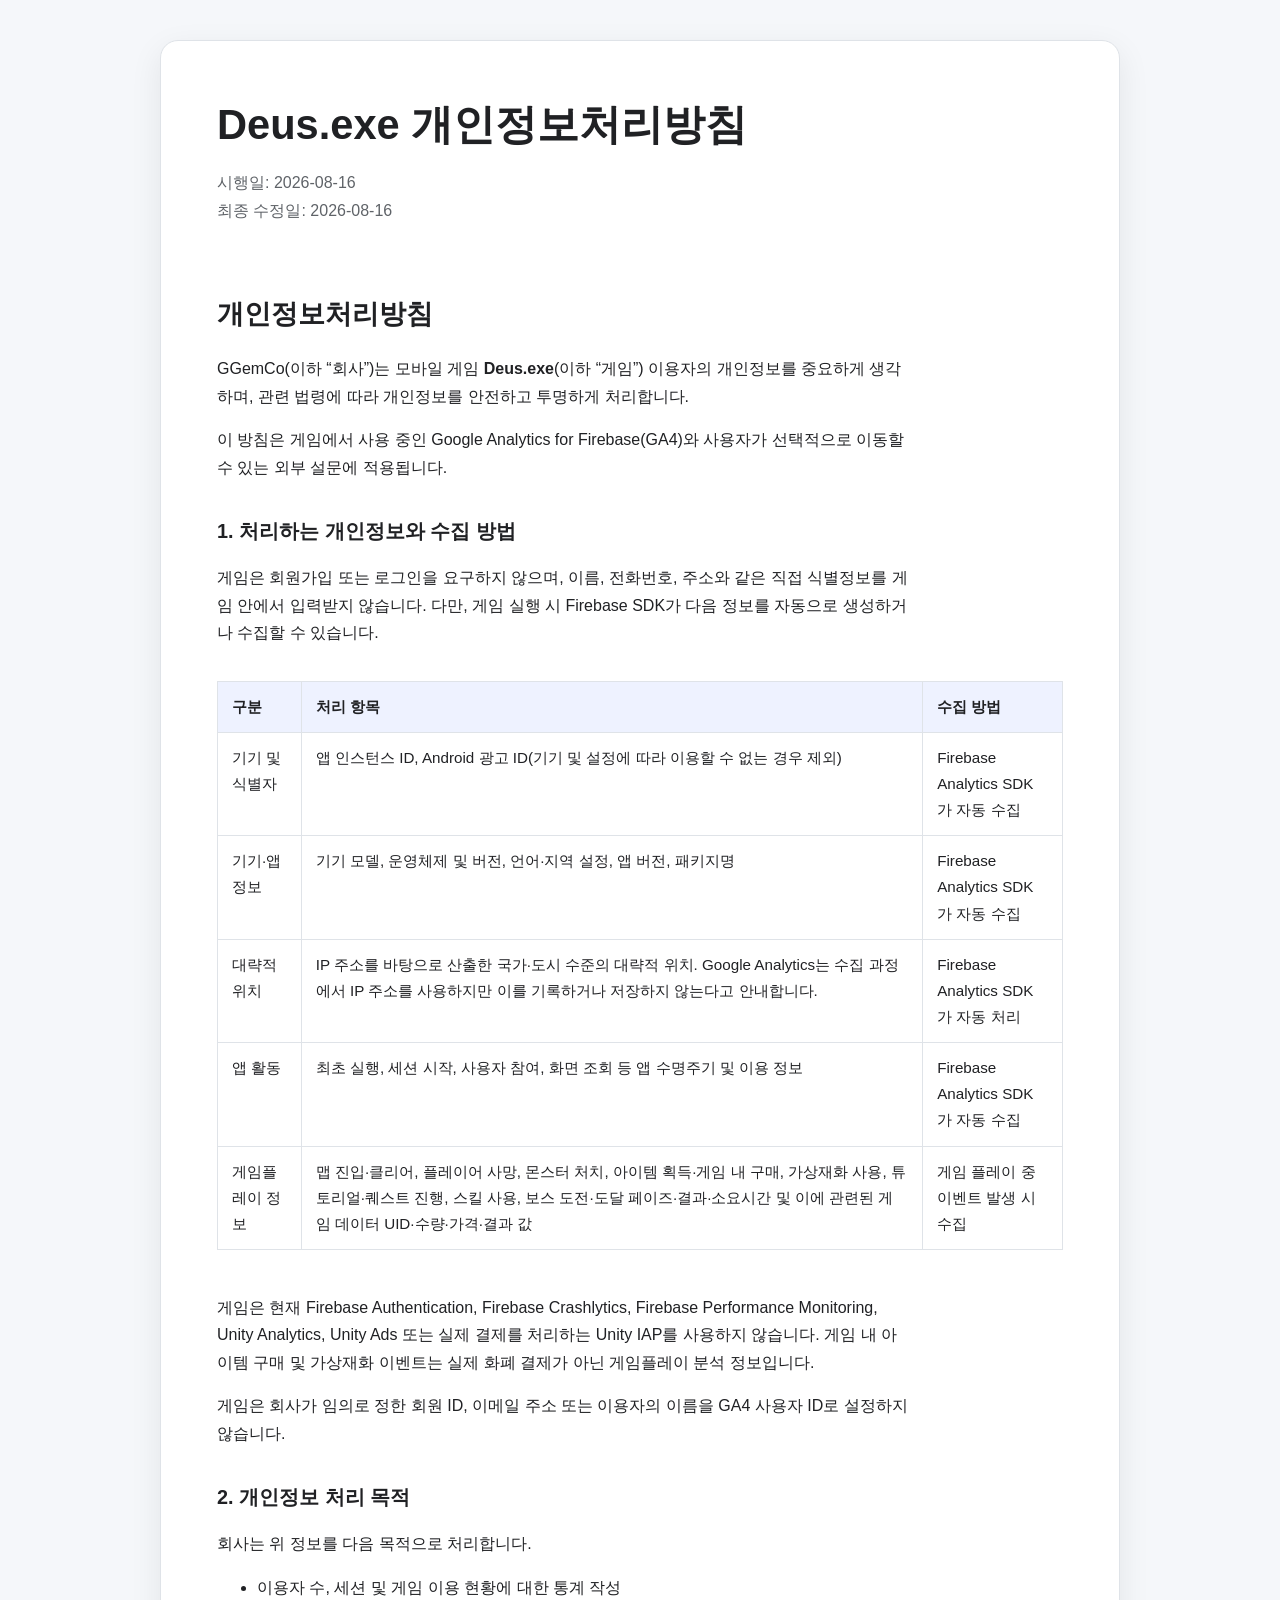
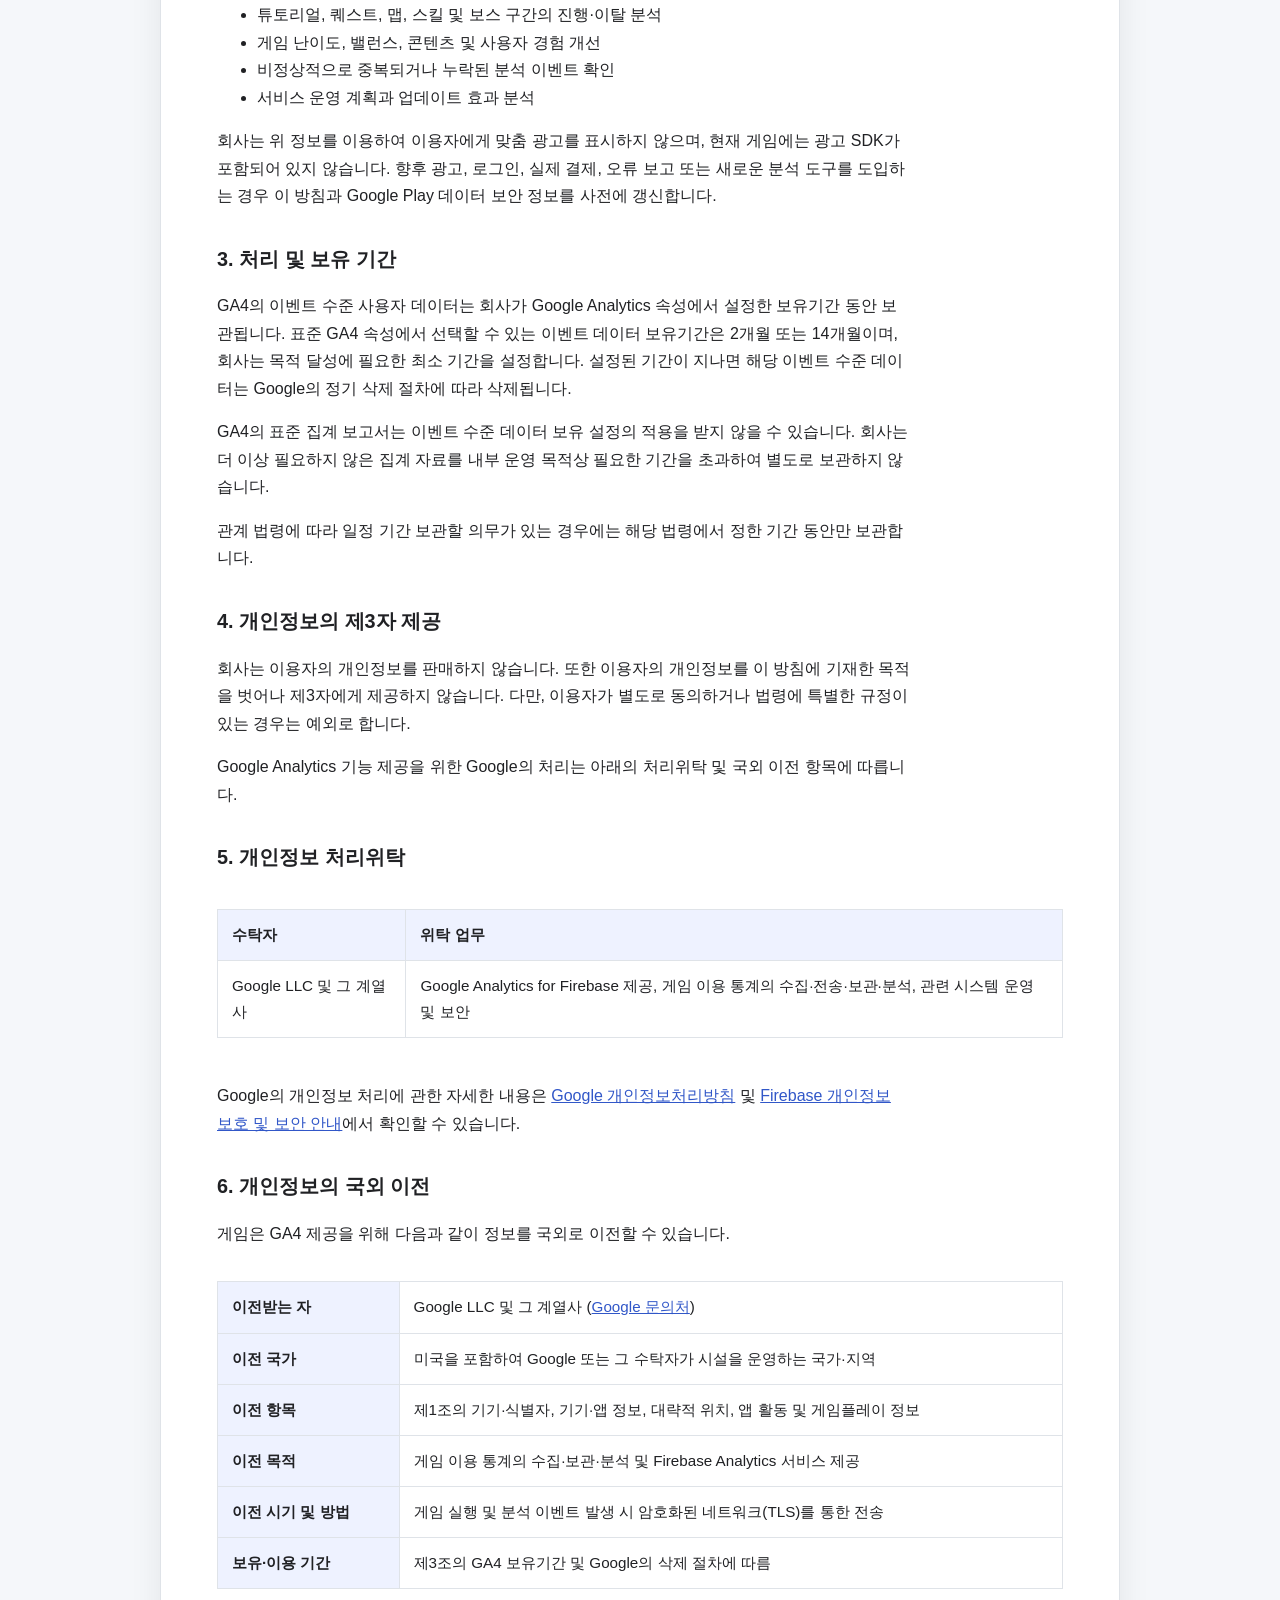
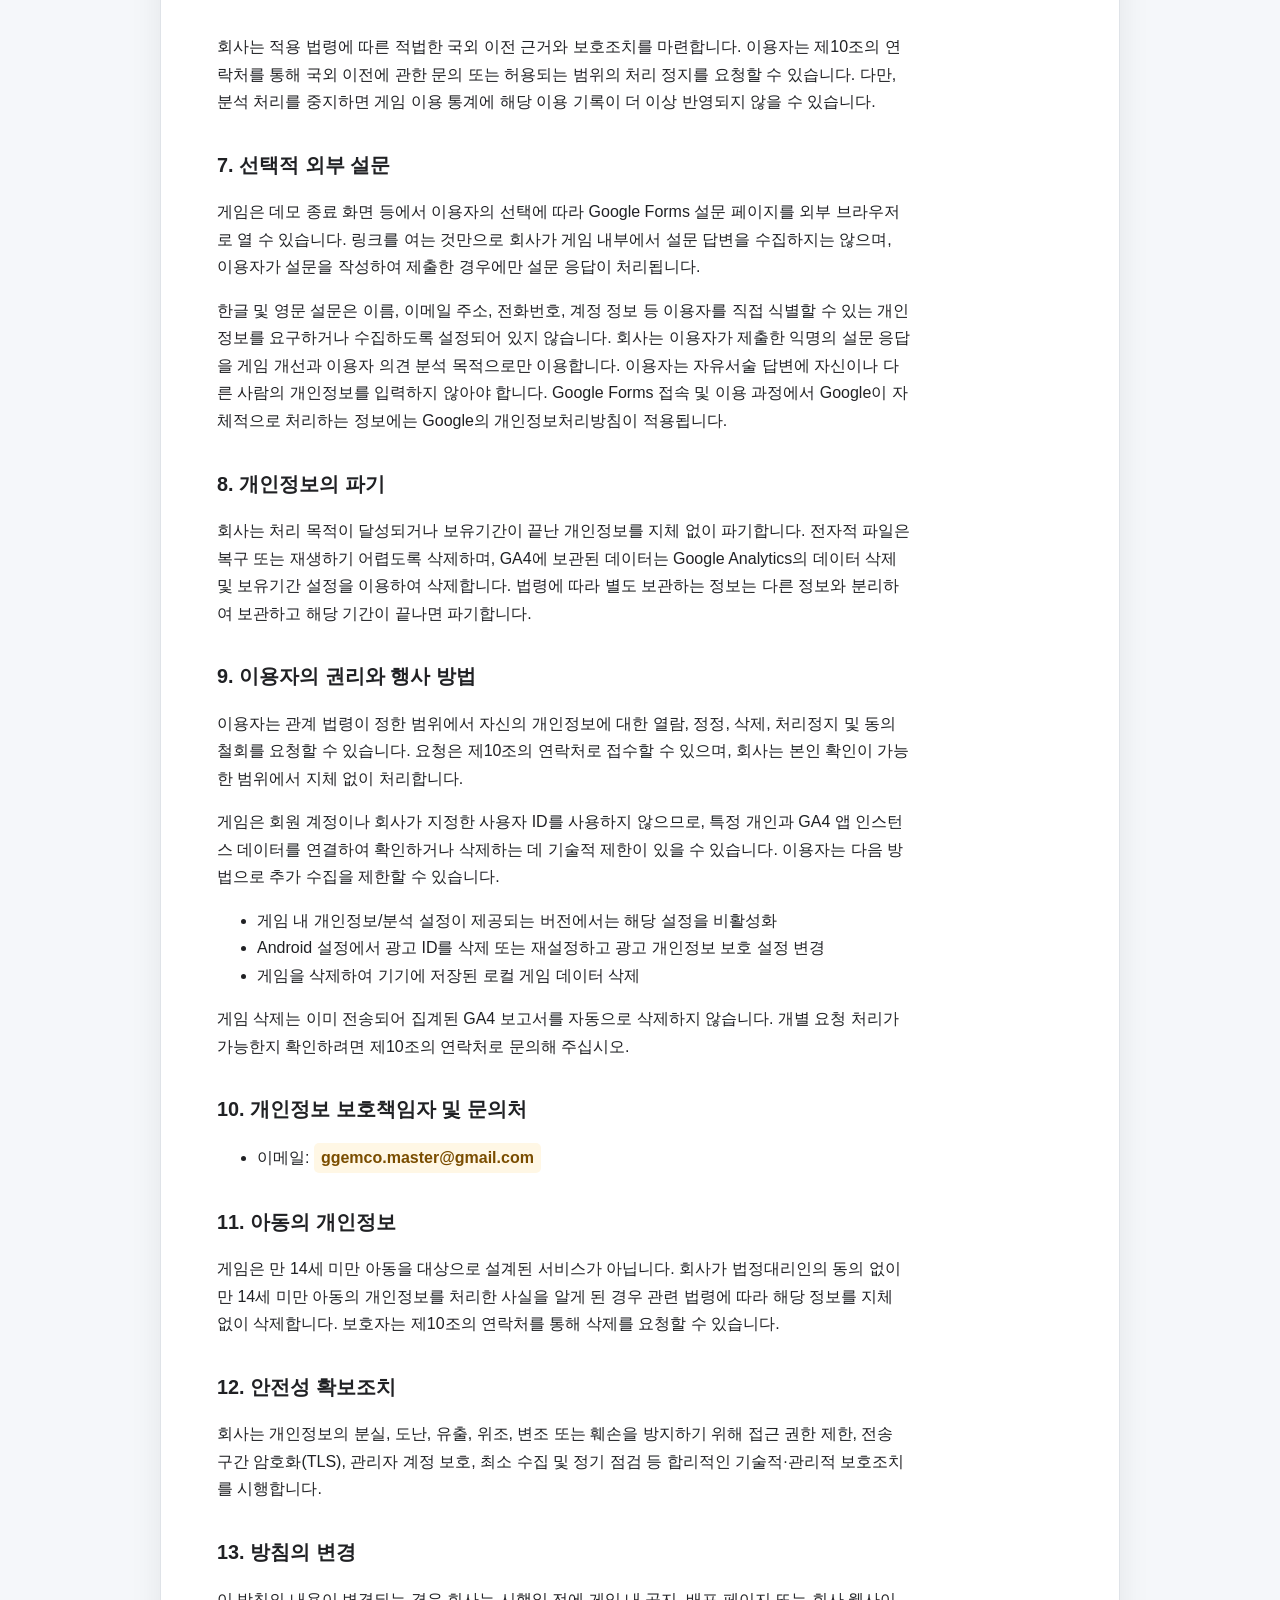
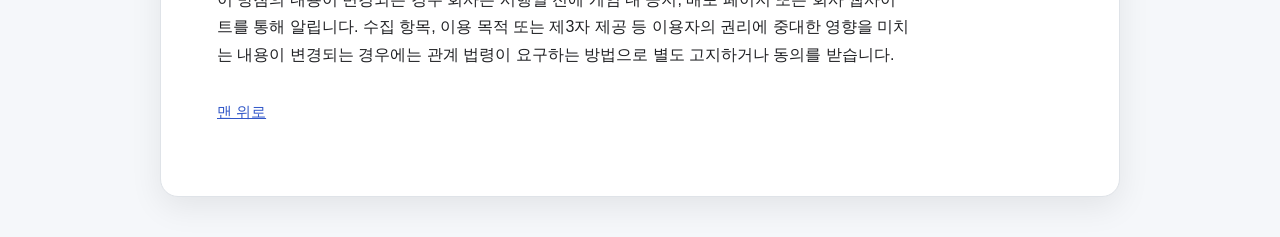
<file: public/Deus-exe/index.html>
<!doctype html>
<html lang="ko">
<head>
    <meta charset="utf-8">
    <meta name="viewport" content="width=device-width, initial-scale=1">
    <meta name="description" content="Deus.exe 개인정보처리방침">
    <title>Deus.exe 개인정보처리방침</title>
    <link rel="stylesheet" href="./assets/css/privacy.css">
    <script src="./assets/js/policy-meta.js" defer></script>
</head>
<body>
<main id="top">
    <header>
        <h1>Deus.exe 개인정보처리방침</h1>
        <p class="meta">
            시행일:
            <time data-policy-effective-date></time><br>
            최종 수정일:
            <time data-policy-last-updated></time>
        </p>
    </header>

    <section id="ko" lang="ko">
        <h2>개인정보처리방침</h2>
        <p>GGemCo(이하 “회사”)는 모바일 게임 <strong>Deus.exe</strong>(이하 “게임”) 이용자의 개인정보를 중요하게 생각하며, 관련 법령에 따라 개인정보를 안전하고 투명하게 처리합니다.</p>
        <p>이 방침은 게임에서 사용 중인 Google Analytics for Firebase(GA4)와 사용자가 선택적으로 이동할 수 있는 외부 설문에 적용됩니다.</p>

        <h3>1. 처리하는 개인정보와 수집 방법</h3>
        <p>게임은 회원가입 또는 로그인을 요구하지 않으며, 이름, 전화번호, 주소와 같은 직접 식별정보를 게임 안에서 입력받지 않습니다. 다만, 게임 실행 시 Firebase SDK가 다음 정보를 자동으로 생성하거나 수집할 수 있습니다.</p>
        <div class="table-wrap" tabindex="0" role="region" aria-label="처리 개인정보 표">
            <table class="data-table">
                <thead><tr><th>구분</th><th>처리 항목</th><th>수집 방법</th></tr></thead>
                <tbody>
                <tr><td data-label="구분">기기 및 식별자</td><td data-label="처리 항목">앱 인스턴스 ID, Android 광고 ID(기기 및 설정에 따라 이용할 수 없는 경우 제외)</td><td data-label="수집 방법">Firebase Analytics SDK가 자동 수집</td></tr>
                <tr><td data-label="구분">기기·앱 정보</td><td data-label="처리 항목">기기 모델, 운영체제 및 버전, 언어·지역 설정, 앱 버전, 패키지명</td><td data-label="수집 방법">Firebase Analytics SDK가 자동 수집</td></tr>
                <tr><td data-label="구분">대략적 위치</td><td data-label="처리 항목">IP 주소를 바탕으로 산출한 국가·도시 수준의 대략적 위치. Google Analytics는 수집 과정에서 IP 주소를 사용하지만 이를 기록하거나 저장하지 않는다고 안내합니다.</td><td data-label="수집 방법">Firebase Analytics SDK가 자동 처리</td></tr>
                <tr><td data-label="구분">앱 활동</td><td data-label="처리 항목">최초 실행, 세션 시작, 사용자 참여, 화면 조회 등 앱 수명주기 및 이용 정보</td><td data-label="수집 방법">Firebase Analytics SDK가 자동 수집</td></tr>
                <tr><td data-label="구분">게임플레이 정보</td><td data-label="처리 항목">맵 진입·클리어, 플레이어 사망, 몬스터 처치, 아이템 획득·게임 내 구매, 가상재화 사용, 튜토리얼·퀘스트 진행, 스킬 사용, 보스 도전·도달 페이즈·결과·소요시간 및 이에 관련된 게임 데이터 UID·수량·가격·결과 값</td><td data-label="수집 방법">게임 플레이 중 이벤트 발생 시 수집</td></tr>
                </tbody>
            </table>
        </div>
        <p>게임은 현재 Firebase Authentication, Firebase Crashlytics, Firebase Performance Monitoring, Unity Analytics, Unity Ads 또는 실제 결제를 처리하는 Unity IAP를 사용하지 않습니다. 게임 내 아이템 구매 및 가상재화 이벤트는 실제 화폐 결제가 아닌 게임플레이 분석 정보입니다.</p>
        <p>게임은 회사가 임의로 정한 회원 ID, 이메일 주소 또는 이용자의 이름을 GA4 사용자 ID로 설정하지 않습니다.</p>

        <h3>2. 개인정보 처리 목적</h3>
        <p>회사는 위 정보를 다음 목적으로 처리합니다.</p>
        <ul>
            <li>이용자 수, 세션 및 게임 이용 현황에 대한 통계 작성</li>
            <li>튜토리얼, 퀘스트, 맵, 스킬 및 보스 구간의 진행·이탈 분석</li>
            <li>게임 난이도, 밸런스, 콘텐츠 및 사용자 경험 개선</li>
            <li>비정상적으로 중복되거나 누락된 분석 이벤트 확인</li>
            <li>서비스 운영 계획과 업데이트 효과 분석</li>
        </ul>
        <p>회사는 위 정보를 이용하여 이용자에게 맞춤 광고를 표시하지 않으며, 현재 게임에는 광고 SDK가 포함되어 있지 않습니다. 향후 광고, 로그인, 실제 결제, 오류 보고 또는 새로운 분석 도구를 도입하는 경우 이 방침과 Google Play 데이터 보안 정보를 사전에 갱신합니다.</p>

        <h3>3. 처리 및 보유 기간</h3>
        <p>GA4의 이벤트 수준 사용자 데이터는 회사가 Google Analytics 속성에서 설정한 보유기간 동안 보관됩니다. 표준 GA4 속성에서 선택할 수 있는 이벤트 데이터 보유기간은 2개월 또는 14개월이며, 회사는 목적 달성에 필요한 최소 기간을 설정합니다. 설정된 기간이 지나면 해당 이벤트 수준 데이터는 Google의 정기 삭제 절차에 따라 삭제됩니다.</p>
        <p>GA4의 표준 집계 보고서는 이벤트 수준 데이터 보유 설정의 적용을 받지 않을 수 있습니다. 회사는 더 이상 필요하지 않은 집계 자료를 내부 운영 목적상 필요한 기간을 초과하여 별도로 보관하지 않습니다.</p>
        <p>관계 법령에 따라 일정 기간 보관할 의무가 있는 경우에는 해당 법령에서 정한 기간 동안만 보관합니다.</p>

        <h3>4. 개인정보의 제3자 제공</h3>
        <p>회사는 이용자의 개인정보를 판매하지 않습니다. 또한 이용자의 개인정보를 이 방침에 기재한 목적을 벗어나 제3자에게 제공하지 않습니다. 다만, 이용자가 별도로 동의하거나 법령에 특별한 규정이 있는 경우는 예외로 합니다.</p>
        <p>Google Analytics 기능 제공을 위한 Google의 처리는 아래의 처리위탁 및 국외 이전 항목에 따릅니다.</p>

        <h3>5. 개인정보 처리위탁</h3>
        <div class="table-wrap" tabindex="0" role="region" aria-label="개인정보 처리위탁 표">
            <table class="data-table">
                <thead><tr><th>수탁자</th><th>위탁 업무</th></tr></thead>
                <tbody><tr><td data-label="수탁자">Google LLC 및 그 계열사</td><td data-label="위탁 업무">Google Analytics for Firebase 제공, 게임 이용 통계의 수집·전송·보관·분석, 관련 시스템 운영 및 보안</td></tr></tbody>
            </table>
        </div>
        <p>Google의 개인정보 처리에 관한 자세한 내용은 <a href="https://policies.google.com/privacy">Google 개인정보처리방침</a> 및 <a href="https://firebase.google.com/support/privacy">Firebase 개인정보 보호 및 보안 안내</a>에서 확인할 수 있습니다.</p>

        <h3>6. 개인정보의 국외 이전</h3>
        <p>게임은 GA4 제공을 위해 다음과 같이 정보를 국외로 이전할 수 있습니다.</p>
        <div class="table-wrap" tabindex="0" role="region" aria-label="개인정보 국외 이전 표">
            <table class="key-value-table">
                <tbody>
                <tr><th>이전받는 자</th><td>Google LLC 및 그 계열사 (<a href="https://support.google.com/">Google 문의처</a>)</td></tr>
                <tr><th>이전 국가</th><td>미국을 포함하여 Google 또는 그 수탁자가 시설을 운영하는 국가·지역</td></tr>
                <tr><th>이전 항목</th><td>제1조의 기기·식별자, 기기·앱 정보, 대략적 위치, 앱 활동 및 게임플레이 정보</td></tr>
                <tr><th>이전 목적</th><td>게임 이용 통계의 수집·보관·분석 및 Firebase Analytics 서비스 제공</td></tr>
                <tr><th>이전 시기 및 방법</th><td>게임 실행 및 분석 이벤트 발생 시 암호화된 네트워크(TLS)를 통한 전송</td></tr>
                <tr><th>보유·이용 기간</th><td>제3조의 GA4 보유기간 및 Google의 삭제 절차에 따름</td></tr>
                </tbody>
            </table>
        </div>
        <p>회사는 적용 법령에 따른 적법한 국외 이전 근거와 보호조치를 마련합니다. 이용자는 제10조의 연락처를 통해 국외 이전에 관한 문의 또는 허용되는 범위의 처리 정지를 요청할 수 있습니다. 다만, 분석 처리를 중지하면 게임 이용 통계에 해당 이용 기록이 더 이상 반영되지 않을 수 있습니다.</p>

        <h3>7. 선택적 외부 설문</h3>
        <p>게임은 데모 종료 화면 등에서 이용자의 선택에 따라 Google Forms 설문 페이지를 외부 브라우저로 열 수 있습니다. 링크를 여는 것만으로 회사가 게임 내부에서 설문 답변을 수집하지는 않으며, 이용자가 설문을 작성하여 제출한 경우에만 설문 응답이 처리됩니다.</p>
        <p>한글 및 영문 설문은 이름, 이메일 주소, 전화번호, 계정 정보 등 이용자를 직접 식별할 수 있는 개인정보를 요구하거나 수집하도록 설정되어 있지 않습니다. 회사는 이용자가 제출한 익명의 설문 응답을 게임 개선과 이용자 의견 분석 목적으로만 이용합니다. 이용자는 자유서술 답변에 자신이나 다른 사람의 개인정보를 입력하지 않아야 합니다. Google Forms 접속 및 이용 과정에서 Google이 자체적으로 처리하는 정보에는 Google의 개인정보처리방침이 적용됩니다.</p>

        <h3>8. 개인정보의 파기</h3>
        <p>회사는 처리 목적이 달성되거나 보유기간이 끝난 개인정보를 지체 없이 파기합니다. 전자적 파일은 복구 또는 재생하기 어렵도록 삭제하며, GA4에 보관된 데이터는 Google Analytics의 데이터 삭제 및 보유기간 설정을 이용하여 삭제합니다. 법령에 따라 별도 보관하는 정보는 다른 정보와 분리하여 보관하고 해당 기간이 끝나면 파기합니다.</p>

        <h3>9. 이용자의 권리와 행사 방법</h3>
        <p>이용자는 관계 법령이 정한 범위에서 자신의 개인정보에 대한 열람, 정정, 삭제, 처리정지 및 동의 철회를 요청할 수 있습니다. 요청은 제10조의 연락처로 접수할 수 있으며, 회사는 본인 확인이 가능한 범위에서 지체 없이 처리합니다.</p>
        <p>게임은 회원 계정이나 회사가 지정한 사용자 ID를 사용하지 않으므로, 특정 개인과 GA4 앱 인스턴스 데이터를 연결하여 확인하거나 삭제하는 데 기술적 제한이 있을 수 있습니다. 이용자는 다음 방법으로 추가 수집을 제한할 수 있습니다.</p>
        <ul>
            <li>게임 내 개인정보/분석 설정이 제공되는 버전에서는 해당 설정을 비활성화</li>
            <li>Android 설정에서 광고 ID를 삭제 또는 재설정하고 광고 개인정보 보호 설정 변경</li>
            <li>게임을 삭제하여 기기에 저장된 로컬 게임 데이터 삭제</li>
        </ul>
        <p>게임 삭제는 이미 전송되어 집계된 GA4 보고서를 자동으로 삭제하지 않습니다. 개별 요청 처리가 가능한지 확인하려면 제10조의 연락처로 문의해 주십시오.</p>

        <h3>10. 개인정보 보호책임자 및 문의처</h3>
        <ul>
            <li>이메일: <span class="required">ggemco.master@gmail.com</span></li>
        </ul>

        <h3>11. 아동의 개인정보</h3>
        <p>게임은 만 14세 미만 아동을 대상으로 설계된 서비스가 아닙니다. 회사가 법정대리인의 동의 없이 만 14세 미만 아동의 개인정보를 처리한 사실을 알게 된 경우 관련 법령에 따라 해당 정보를 지체 없이 삭제합니다. 보호자는 제10조의 연락처를 통해 삭제를 요청할 수 있습니다.</p>

        <h3>12. 안전성 확보조치</h3>
        <p>회사는 개인정보의 분실, 도난, 유출, 위조, 변조 또는 훼손을 방지하기 위해 접근 권한 제한, 전송 구간 암호화(TLS), 관리자 계정 보호, 최소 수집 및 정기 점검 등 합리적인 기술적·관리적 보호조치를 시행합니다.</p>

        <h3>13. 방침의 변경</h3>
        <p>이 방침의 내용이 변경되는 경우 회사는 시행일 전에 게임 내 공지, 배포 페이지 또는 회사 웹사이트를 통해 알립니다. 수집 항목, 이용 목적 또는 제3자 제공 등 이용자의 권리에 중대한 영향을 미치는 내용이 변경되는 경우에는 관계 법령이 요구하는 방법으로 별도 고지하거나 동의를 받습니다.</p>
        <p class="back-to-top"><a href="#top">맨 위로</a></p>
    </section>
</main>
</body>
</html>
</file>
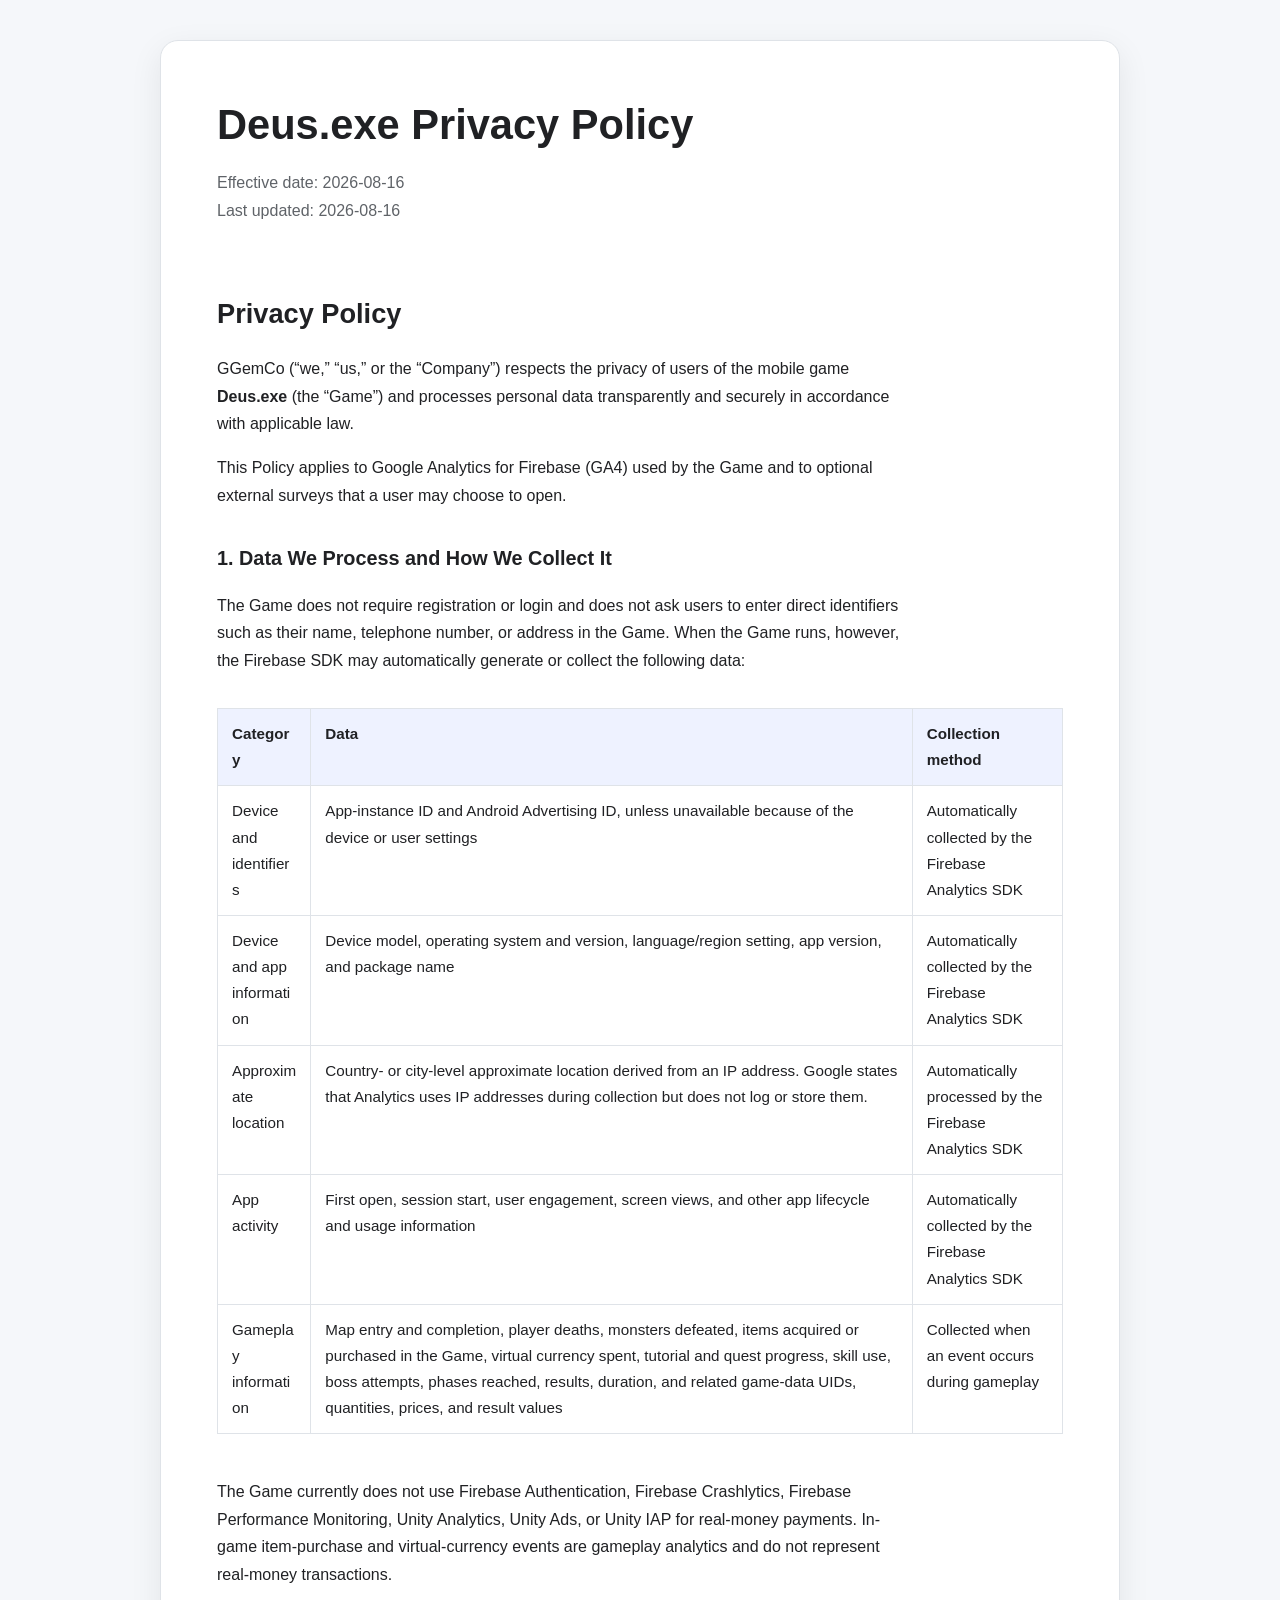
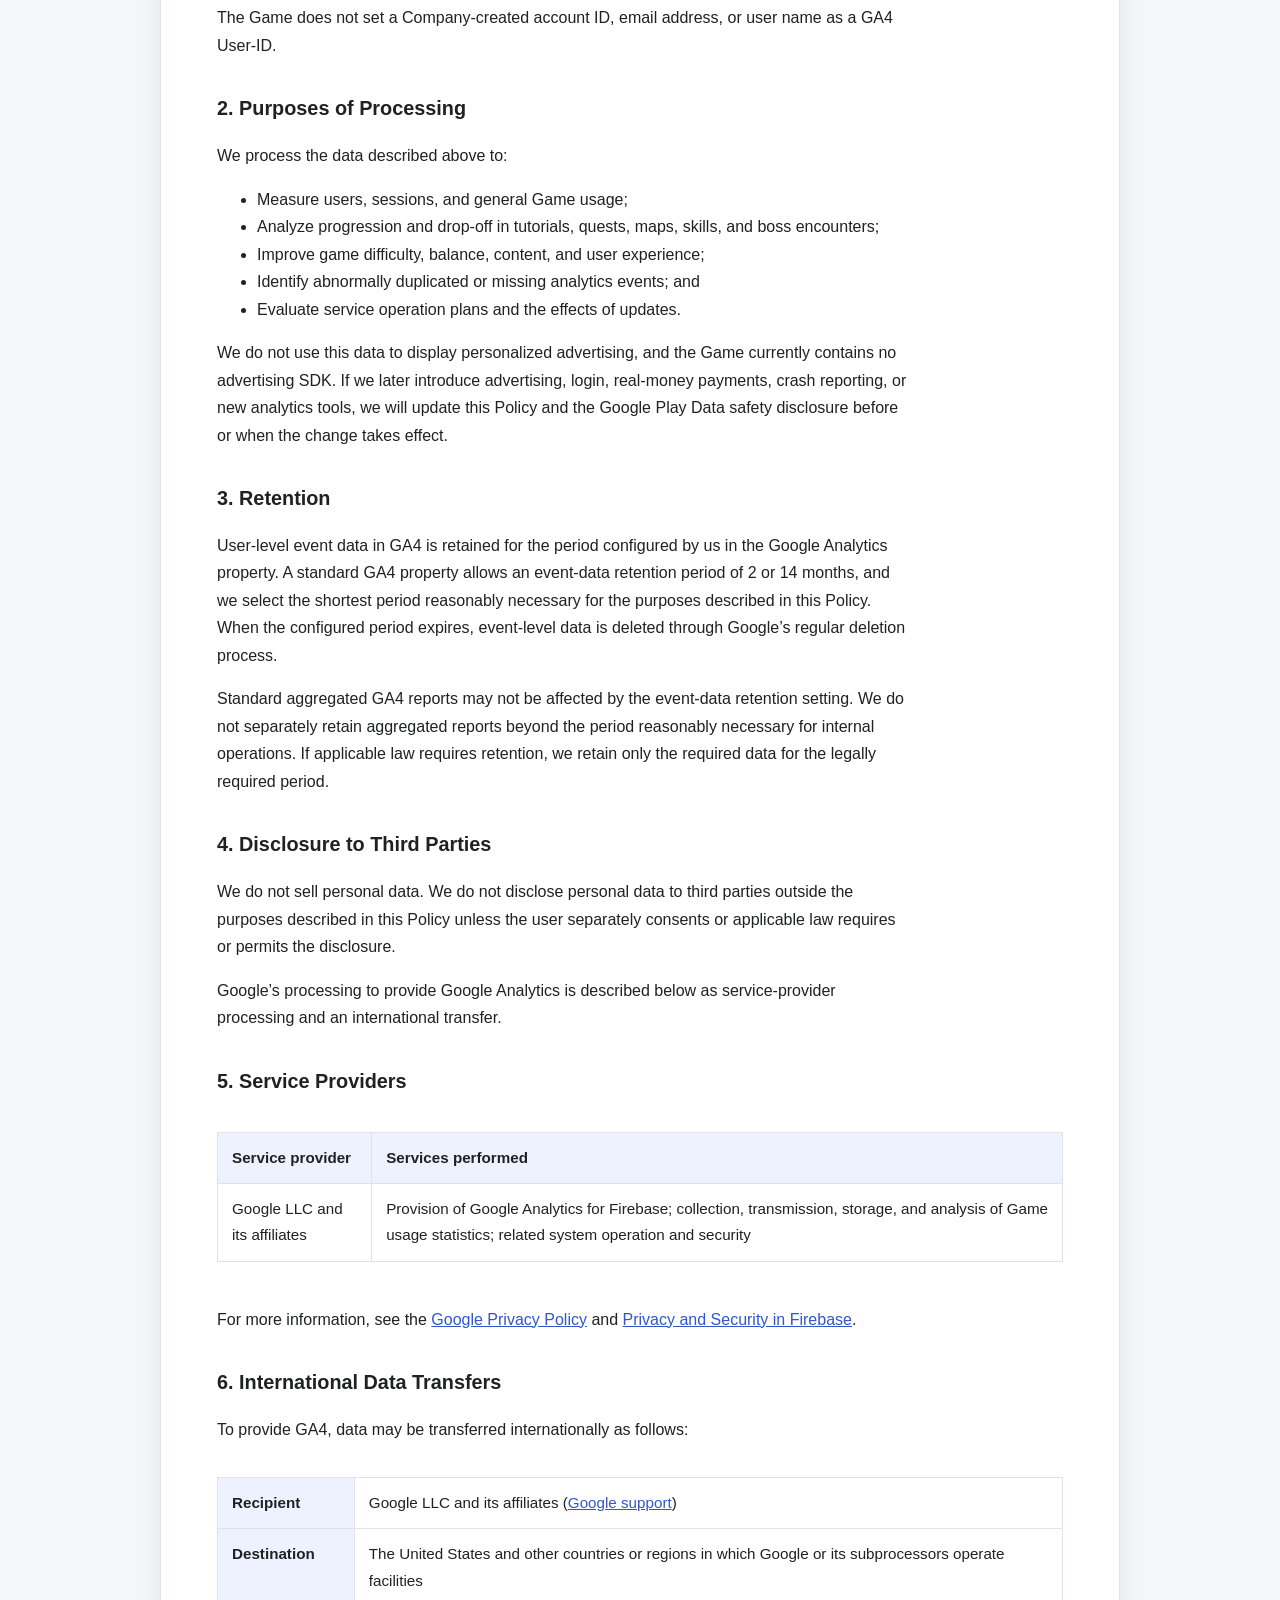
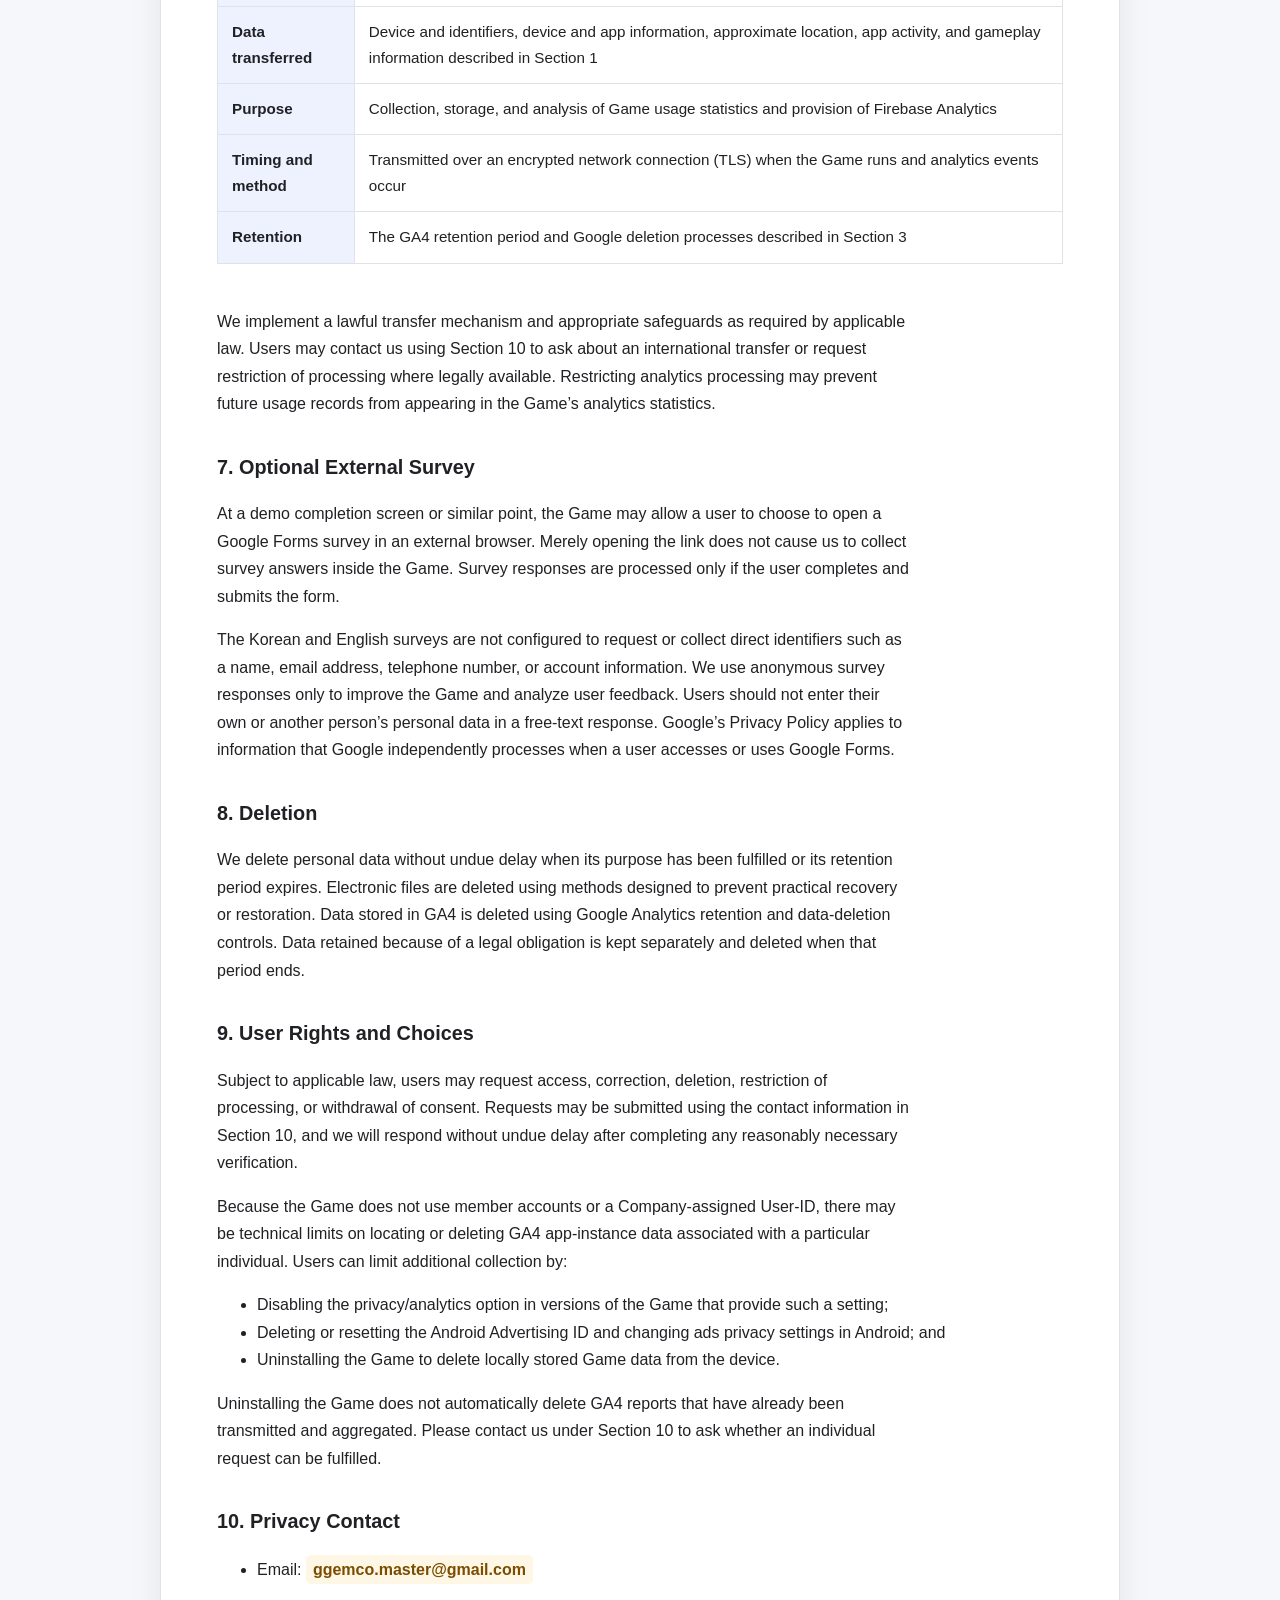
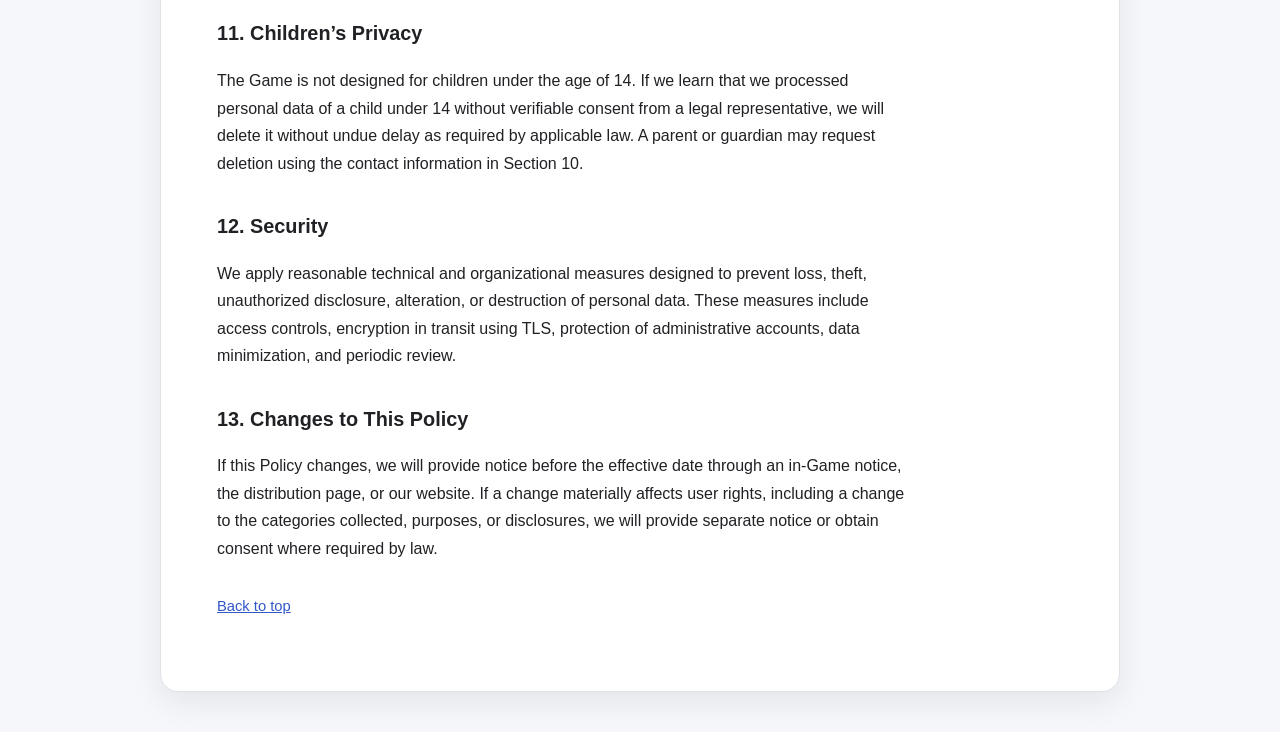
<file: public/Deus-exe/en/index.html>
<!doctype html>
<html lang="en">
<head>
    <meta charset="utf-8">
    <meta name="viewport" content="width=device-width, initial-scale=1">
    <meta name="description" content="Deus.exe Privacy Policy">
    <title>Deus.exe Privacy Policy</title>
    <link rel="stylesheet" href="../assets/css/privacy.css">
    <script src="../assets/js/policy-meta.js" defer></script>
</head>
<body>
<main id="top">
    <header>
        <h1>Deus.exe Privacy Policy</h1>
        <p class="meta">
            Effective date:
            <time data-policy-effective-date></time><br>
            Last updated:
            <time data-policy-last-updated></time>
        </p>
    </header>

    <section id="en" lang="en">
        <h2>Privacy Policy</h2>
        <p>GGemCo (“we,” “us,” or the “Company”) respects the privacy of users of the mobile game <strong>Deus.exe</strong> (the “Game”) and processes personal data transparently and securely in accordance with applicable law.</p>
        <p>This Policy applies to Google Analytics for Firebase (GA4) used by the Game and to optional external surveys that a user may choose to open.</p>

        <h3>1. Data We Process and How We Collect It</h3>
        <p>The Game does not require registration or login and does not ask users to enter direct identifiers such as their name, telephone number, or address in the Game. When the Game runs, however, the Firebase SDK may automatically generate or collect the following data:</p>
        <div class="table-wrap" tabindex="0" role="region" aria-label="Processed personal data table">
            <table class="data-table">
                <thead><tr><th>Category</th><th>Data</th><th>Collection method</th></tr></thead>
                <tbody>
                <tr><td data-label="Category">Device and identifiers</td><td data-label="Data">App-instance ID and Android Advertising ID, unless unavailable because of the device or user settings</td><td data-label="Collection method">Automatically collected by the Firebase Analytics SDK</td></tr>
                <tr><td data-label="Category">Device and app information</td><td data-label="Data">Device model, operating system and version, language/region setting, app version, and package name</td><td data-label="Collection method">Automatically collected by the Firebase Analytics SDK</td></tr>
                <tr><td data-label="Category">Approximate location</td><td data-label="Data">Country- or city-level approximate location derived from an IP address. Google states that Analytics uses IP addresses during collection but does not log or store them.</td><td data-label="Collection method">Automatically processed by the Firebase Analytics SDK</td></tr>
                <tr><td data-label="Category">App activity</td><td data-label="Data">First open, session start, user engagement, screen views, and other app lifecycle and usage information</td><td data-label="Collection method">Automatically collected by the Firebase Analytics SDK</td></tr>
                <tr><td data-label="Category">Gameplay information</td><td data-label="Data">Map entry and completion, player deaths, monsters defeated, items acquired or purchased in the Game, virtual currency spent, tutorial and quest progress, skill use, boss attempts, phases reached, results, duration, and related game-data UIDs, quantities, prices, and result values</td><td data-label="Collection method">Collected when an event occurs during gameplay</td></tr>
                </tbody>
            </table>
        </div>
        <p>The Game currently does not use Firebase Authentication, Firebase Crashlytics, Firebase Performance Monitoring, Unity Analytics, Unity Ads, or Unity IAP for real-money payments. In-game item-purchase and virtual-currency events are gameplay analytics and do not represent real-money transactions.</p>
        <p>The Game does not set a Company-created account ID, email address, or user name as a GA4 User-ID.</p>

        <h3>2. Purposes of Processing</h3>
        <p>We process the data described above to:</p>
        <ul>
            <li>Measure users, sessions, and general Game usage;</li>
            <li>Analyze progression and drop-off in tutorials, quests, maps, skills, and boss encounters;</li>
            <li>Improve game difficulty, balance, content, and user experience;</li>
            <li>Identify abnormally duplicated or missing analytics events; and</li>
            <li>Evaluate service operation plans and the effects of updates.</li>
        </ul>
        <p>We do not use this data to display personalized advertising, and the Game currently contains no advertising SDK. If we later introduce advertising, login, real-money payments, crash reporting, or new analytics tools, we will update this Policy and the Google Play Data safety disclosure before or when the change takes effect.</p>

        <h3>3. Retention</h3>
        <p>User-level event data in GA4 is retained for the period configured by us in the Google Analytics property. A standard GA4 property allows an event-data retention period of 2 or 14 months, and we select the shortest period reasonably necessary for the purposes described in this Policy. When the configured period expires, event-level data is deleted through Google’s regular deletion process.</p>
        <p>Standard aggregated GA4 reports may not be affected by the event-data retention setting. We do not separately retain aggregated reports beyond the period reasonably necessary for internal operations. If applicable law requires retention, we retain only the required data for the legally required period.</p>

        <h3>4. Disclosure to Third Parties</h3>
        <p>We do not sell personal data. We do not disclose personal data to third parties outside the purposes described in this Policy unless the user separately consents or applicable law requires or permits the disclosure.</p>
        <p>Google’s processing to provide Google Analytics is described below as service-provider processing and an international transfer.</p>

        <h3>5. Service Providers</h3>
        <div class="table-wrap" tabindex="0" role="region" aria-label="Service providers table">
            <table class="data-table">
                <thead><tr><th>Service provider</th><th>Services performed</th></tr></thead>
                <tbody><tr><td data-label="Service provider">Google LLC and its affiliates</td><td data-label="Services performed">Provision of Google Analytics for Firebase; collection, transmission, storage, and analysis of Game usage statistics; related system operation and security</td></tr></tbody>
            </table>
        </div>
        <p>For more information, see the <a href="https://policies.google.com/privacy">Google Privacy Policy</a> and <a href="https://firebase.google.com/support/privacy">Privacy and Security in Firebase</a>.</p>

        <h3>6. International Data Transfers</h3>
        <p>To provide GA4, data may be transferred internationally as follows:</p>
        <div class="table-wrap" tabindex="0" role="region" aria-label="International data transfers table">
            <table class="key-value-table">
                <tbody>
                <tr><th>Recipient</th><td>Google LLC and its affiliates (<a href="https://support.google.com/">Google support</a>)</td></tr>
                <tr><th>Destination</th><td>The United States and other countries or regions in which Google or its subprocessors operate facilities</td></tr>
                <tr><th>Data transferred</th><td>Device and identifiers, device and app information, approximate location, app activity, and gameplay information described in Section 1</td></tr>
                <tr><th>Purpose</th><td>Collection, storage, and analysis of Game usage statistics and provision of Firebase Analytics</td></tr>
                <tr><th>Timing and method</th><td>Transmitted over an encrypted network connection (TLS) when the Game runs and analytics events occur</td></tr>
                <tr><th>Retention</th><td>The GA4 retention period and Google deletion processes described in Section 3</td></tr>
                </tbody>
            </table>
        </div>
        <p>We implement a lawful transfer mechanism and appropriate safeguards as required by applicable law. Users may contact us using Section 10 to ask about an international transfer or request restriction of processing where legally available. Restricting analytics processing may prevent future usage records from appearing in the Game’s analytics statistics.</p>

        <h3>7. Optional External Survey</h3>
        <p>At a demo completion screen or similar point, the Game may allow a user to choose to open a Google Forms survey in an external browser. Merely opening the link does not cause us to collect survey answers inside the Game. Survey responses are processed only if the user completes and submits the form.</p>
        <p>The Korean and English surveys are not configured to request or collect direct identifiers such as a name, email address, telephone number, or account information. We use anonymous survey responses only to improve the Game and analyze user feedback. Users should not enter their own or another person’s personal data in a free-text response. Google’s Privacy Policy applies to information that Google independently processes when a user accesses or uses Google Forms.</p>

        <h3>8. Deletion</h3>
        <p>We delete personal data without undue delay when its purpose has been fulfilled or its retention period expires. Electronic files are deleted using methods designed to prevent practical recovery or restoration. Data stored in GA4 is deleted using Google Analytics retention and data-deletion controls. Data retained because of a legal obligation is kept separately and deleted when that period ends.</p>

        <h3>9. User Rights and Choices</h3>
        <p>Subject to applicable law, users may request access, correction, deletion, restriction of processing, or withdrawal of consent. Requests may be submitted using the contact information in Section 10, and we will respond without undue delay after completing any reasonably necessary verification.</p>
        <p>Because the Game does not use member accounts or a Company-assigned User-ID, there may be technical limits on locating or deleting GA4 app-instance data associated with a particular individual. Users can limit additional collection by:</p>
        <ul>
            <li>Disabling the privacy/analytics option in versions of the Game that provide such a setting;</li>
            <li>Deleting or resetting the Android Advertising ID and changing ads privacy settings in Android; and</li>
            <li>Uninstalling the Game to delete locally stored Game data from the device.</li>
        </ul>
        <p>Uninstalling the Game does not automatically delete GA4 reports that have already been transmitted and aggregated. Please contact us under Section 10 to ask whether an individual request can be fulfilled.</p>

        <h3>10. Privacy Contact</h3>
        <ul>
            <li>Email: <span class="required">ggemco.master@gmail.com</span></li>
        </ul>

        <h3>11. Children’s Privacy</h3>
        <p>The Game is not designed for children under the age of 14. If we learn that we processed personal data of a child under 14 without verifiable consent from a legal representative, we will delete it without undue delay as required by applicable law. A parent or guardian may request deletion using the contact information in Section 10.</p>

        <h3>12. Security</h3>
        <p>We apply reasonable technical and organizational measures designed to prevent loss, theft, unauthorized disclosure, alteration, or destruction of personal data. These measures include access controls, encryption in transit using TLS, protection of administrative accounts, data minimization, and periodic review.</p>

        <h3>13. Changes to This Policy</h3>
        <p>If this Policy changes, we will provide notice before the effective date through an in-Game notice, the distribution page, or our website. If a change materially affects user rights, including a change to the categories collected, purposes, or disclosures, we will provide separate notice or obtain consent where required by law.</p>
        <p class="back-to-top"><a href="#top">Back to top</a></p>
    </section>
</main>
</body>
</html>
</file>
<file: public/Deus-exe/assets/css/privacy.css>
:root {
    color-scheme: light dark;
    --background: #f5f7fa;
    --surface: #ffffff;
    --text: #202124;
    --muted: #5f6368;
    --border: #dfe3e8;
    --accent: #3157c8;
    --accent-soft: #eef2ff;
    --notice: #7a4d00;
    --notice-background: #fff7e5;
}

@media (prefers-color-scheme: dark) {
    :root {
        --background: #111318;
        --surface: #191c22;
        --text: #eef1f5;
        --muted: #b7bec8;
        --border: #343a45;
        --accent: #9bb2ff;
        --accent-soft: #202a49;
        --notice: #ffd58a;
        --notice-background: #392b14;
    }
}

* {
    box-sizing: border-box;
}

html {
    scroll-behavior: smooth;
}

body {
    margin: 0;
    background: var(--background);
    color: var(--text);
    font-family: -apple-system, BlinkMacSystemFont, "Segoe UI", "Noto Sans KR",
        "Apple SD Gothic Neo", Arial, sans-serif;
    font-size: 16px;
    line-height: 1.72;
    overflow-wrap: anywhere;
}

main {
    width: min(960px, calc(100% - 32px));
    margin: clamp(16px, 4vw, 40px) auto;
    padding: clamp(24px, 5vw, 56px);
    background: var(--surface);
    border: 1px solid var(--border);
    border-radius: 18px;
    box-shadow: 0 10px 32px rgba(0, 0, 0, 0.08);
}

h1,
h2,
h3 {
    line-height: 1.35;
}

h1 {
    margin: 0 0 12px;
    font-size: clamp(1.8rem, 5vw, 2.6rem);
}

h2 {
    margin-top: clamp(48px, 8vw, 64px);
    padding-top: 8px;
    font-size: clamp(1.45rem, 3vw, 1.7rem);
}

h3 {
    margin-top: 36px;
    font-size: clamp(1.15rem, 2.5vw, 1.24rem);
}

p,
li {
    max-width: 78ch;
}

a {
    color: var(--accent);
}

a:focus-visible {
    border-radius: 3px;
    outline: 3px solid var(--accent);
    outline-offset: 3px;
}

code {
    font-family: ui-monospace, SFMono-Regular, Consolas, monospace;
}

.meta {
    color: var(--muted);
}

.required {
    display: inline-block;
    padding: 1px 7px;
    border-radius: 5px;
    color: var(--notice);
    background: var(--notice-background);
    font-weight: 700;
}

.language-nav {
    position: sticky;
    top: 12px;
    z-index: 1;
    display: flex;
    gap: 8px;
    width: fit-content;
    margin: 24px 0 32px;
    padding: 6px;
    border: 1px solid var(--border);
    border-radius: 999px;
    background: var(--surface);
}

.language-nav a {
    display: inline-flex;
    align-items: center;
    min-height: 44px;
    padding: 9px 14px;
    border-radius: 999px;
    text-decoration: none;
    font-weight: 650;
}

.language-nav a:hover,
.language-nav a:focus-visible,
.language-nav a[aria-current="page"] {
    background: var(--accent-soft);
}

/* 좁은 화면에서도 표의 열 구조와 읽기 순서를 유지하도록 가로 스크롤을 허용합니다. */
.table-wrap {
    max-width: 100%;
    overflow-x: auto;
    overscroll-behavior-inline: contain;
    -webkit-overflow-scrolling: touch;
}

.table-wrap:focus-visible {
    border-radius: 4px;
    outline: 3px solid var(--accent);
    outline-offset: 3px;
}

table {
    width: 100%;
    min-width: 640px;
    margin: 18px 0 28px;
    border-collapse: collapse;
    font-size: 0.95rem;
}

th,
td {
    padding: 12px 14px;
    border: 1px solid var(--border);
    text-align: left;
    vertical-align: top;
}

th {
    background: var(--accent-soft);
}

section + section {
    border-top: 1px solid var(--border);
}

.back-to-top {
    margin-top: 32px;
    font-size: 0.92rem;
}

/* 태블릿 화면에서는 외곽 여백을 줄여 본문 영역을 충분히 확보합니다. */
@media (max-width: 1024px) {
    main {
        width: min(880px, calc(100% - 24px));
    }
}

/* 모바일 화면에서는 문서 카드 장식을 제거하고 화면 전체 폭을 사용합니다. */
@media (max-width: 640px) {
    main {
        width: 100%;
        margin: 0;
        padding: 20px 16px 40px;
        border: 0;
        border-radius: 0;
        box-shadow: none;
    }

    h2 {
        margin-top: 44px;
    }

    .table-wrap {
        overflow-x: visible;
    }

    /* 다중 열 데이터는 작은 화면에서 행 단위 카드로 전환해 가로 잘림을 방지합니다. */
    .data-table {
        min-width: 0;
        border-collapse: separate;
        border-spacing: 0;
    }

    /* 머리글은 화면에서만 숨기고 표의 의미 구조는 보조 기술에 유지합니다. */
    .data-table thead {
        position: absolute;
        width: 1px;
        height: 1px;
        margin: -1px;
        padding: 0;
        overflow: hidden;
        clip: rect(0 0 0 0);
        clip-path: inset(50%);
        border: 0;
        white-space: nowrap;
    }

    .data-table tbody,
    .data-table tr {
        display: block;
    }

    .data-table tr {
        margin-bottom: 16px;
        overflow: hidden;
        border: 1px solid var(--border);
        border-radius: 12px;
        background: var(--surface);
    }

    .data-table td {
        display: grid;
        grid-template-columns: minmax(92px, 32%) minmax(0, 1fr);
        gap: 12px;
        width: 100%;
        padding: 12px;
        border: 0;
        border-bottom: 1px solid var(--border);
        overflow-wrap: anywhere;
    }

    .data-table td:last-child {
        border-bottom: 0;
    }

    .data-table td::before {
        content: attr(data-label);
        color: var(--muted);
        font-weight: 700;
    }

    /* 항목-설명 표는 모바일 폭 안에서 읽을 수 있도록 고정 비율의 2열을 사용합니다. */
    .key-value-table {
        min-width: 0;
        table-layout: fixed;
    }

    .key-value-table th {
        width: 34%;
    }

    .key-value-table td {
        width: 66%;
    }

    .key-value-table th,
    .key-value-table td {
        padding: 12px;
        overflow-wrap: anywhere;
    }
}

/* 초소형 화면에서는 항목-설명 표도 행 단위 카드로 쌓아 가독성을 확보합니다. */
@media (max-width: 380px) {
    .key-value-table {
        border-collapse: separate;
        border-spacing: 0;
    }

    .key-value-table tbody,
    .key-value-table tr,
    .key-value-table th,
    .key-value-table td {
        display: block;
        width: 100%;
    }

    .key-value-table tr {
        margin-bottom: 16px;
        overflow: hidden;
        border: 1px solid var(--border);
        border-radius: 12px;
    }

    .key-value-table th,
    .key-value-table td {
        border: 0;
    }

    .key-value-table th {
        border-bottom: 1px solid var(--border);
    }
}

@media (prefers-reduced-motion: reduce) {
    html {
        scroll-behavior: auto;
    }
}

@media print {
    :root {
        --background: #fff;
        --surface: #fff;
        --text: #000;
        --muted: #444;
        --border: #bbb;
        --accent: #000;
        --accent-soft: #eee;
    }

    body {
        font-size: 11pt;
    }

    main {
        width: 100%;
        margin: 0;
        padding: 0;
        border: 0;
        box-shadow: none;
    }

    .language-nav,
    .back-to-top {
        display: none;
    }

    h2 {
        break-before: page;
    }

    h3,
    table {
        break-inside: avoid;
    }

    table {
        min-width: 0;
    }

    a {
        color: inherit;
        text-decoration: none;
    }
}
</file>
